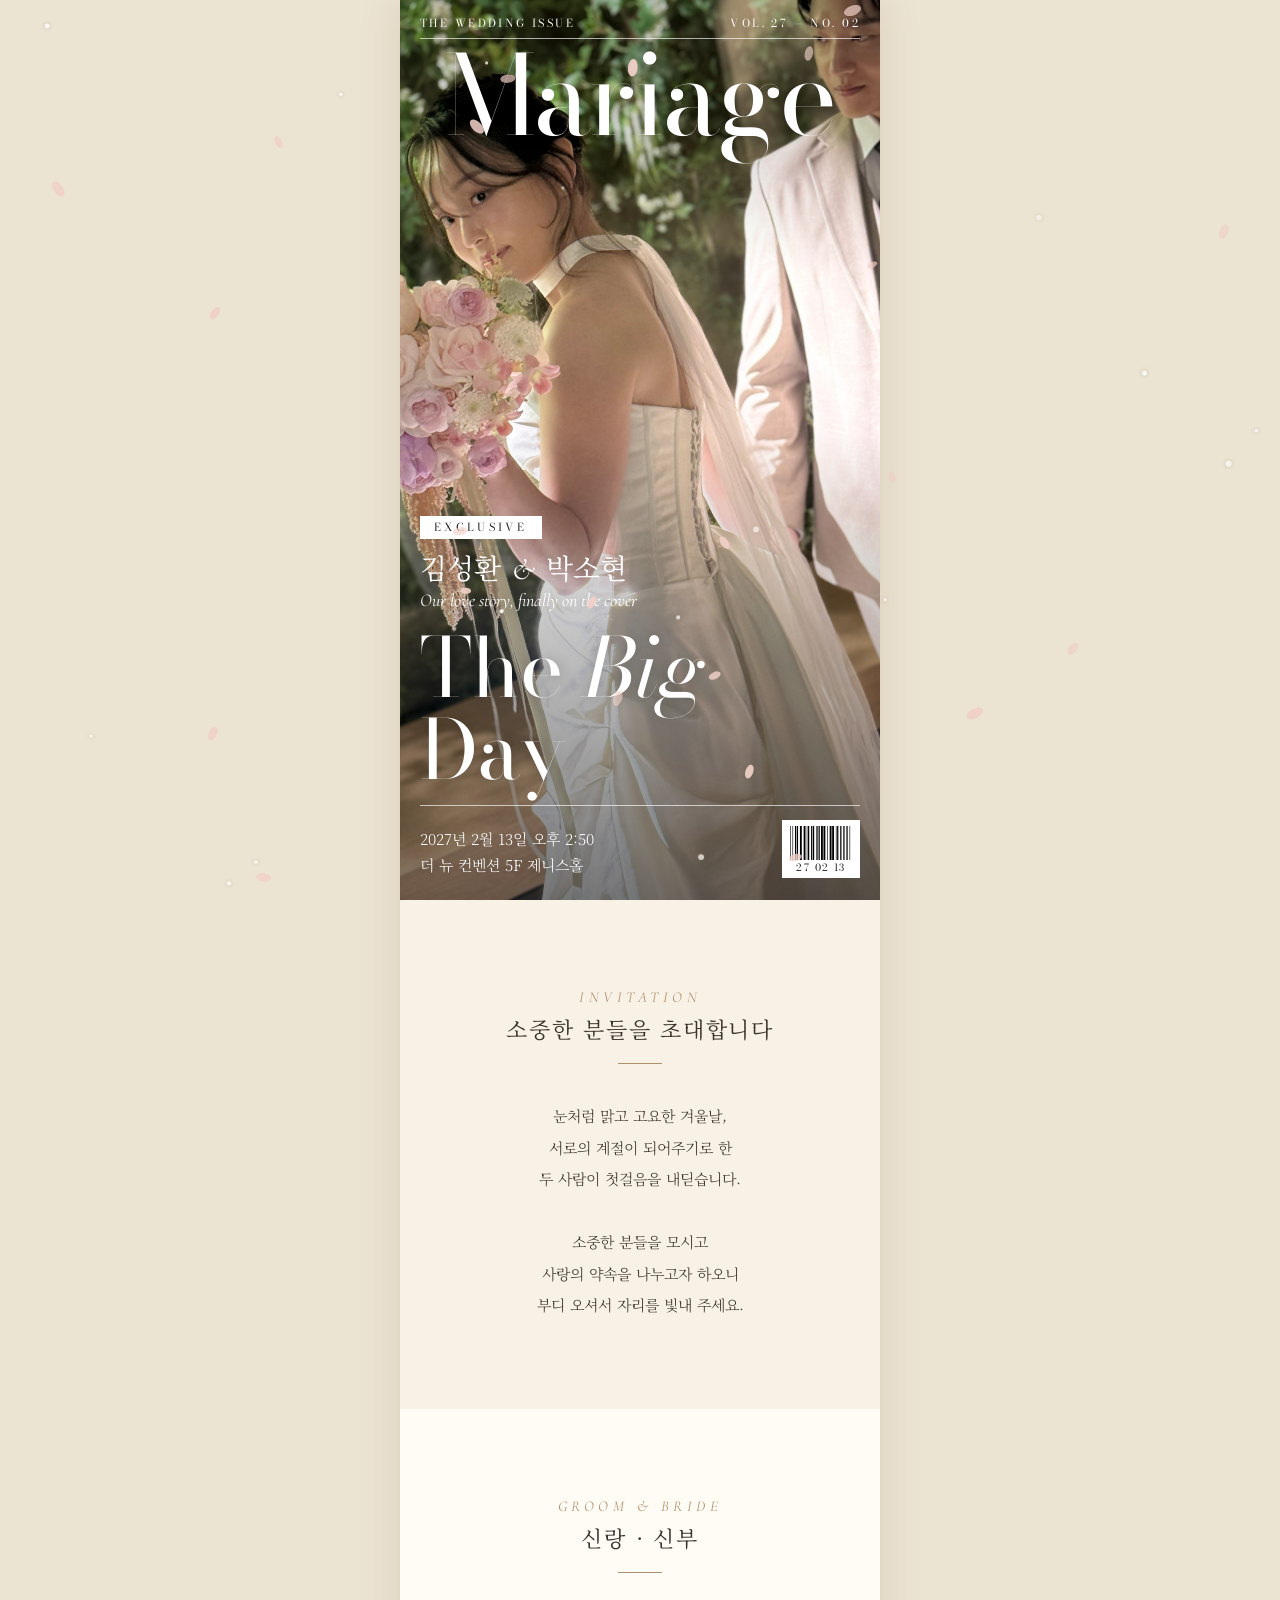
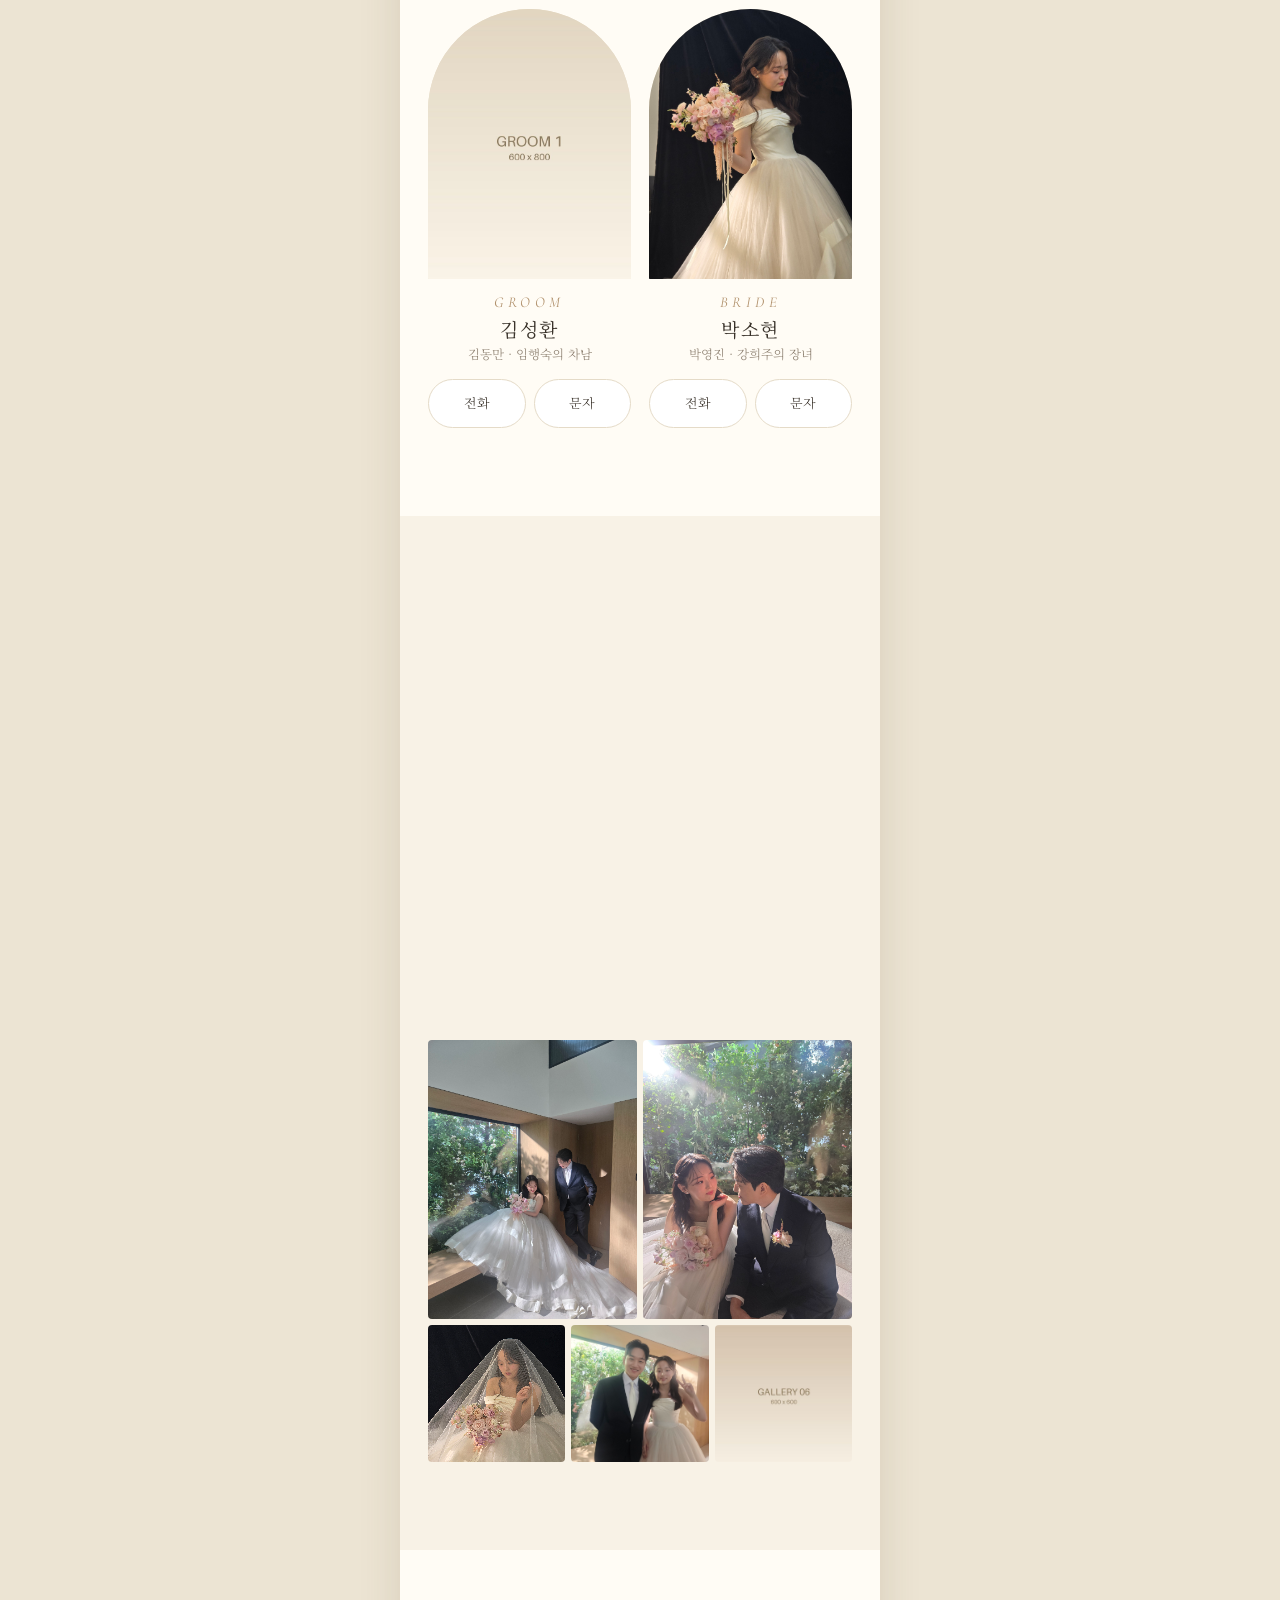
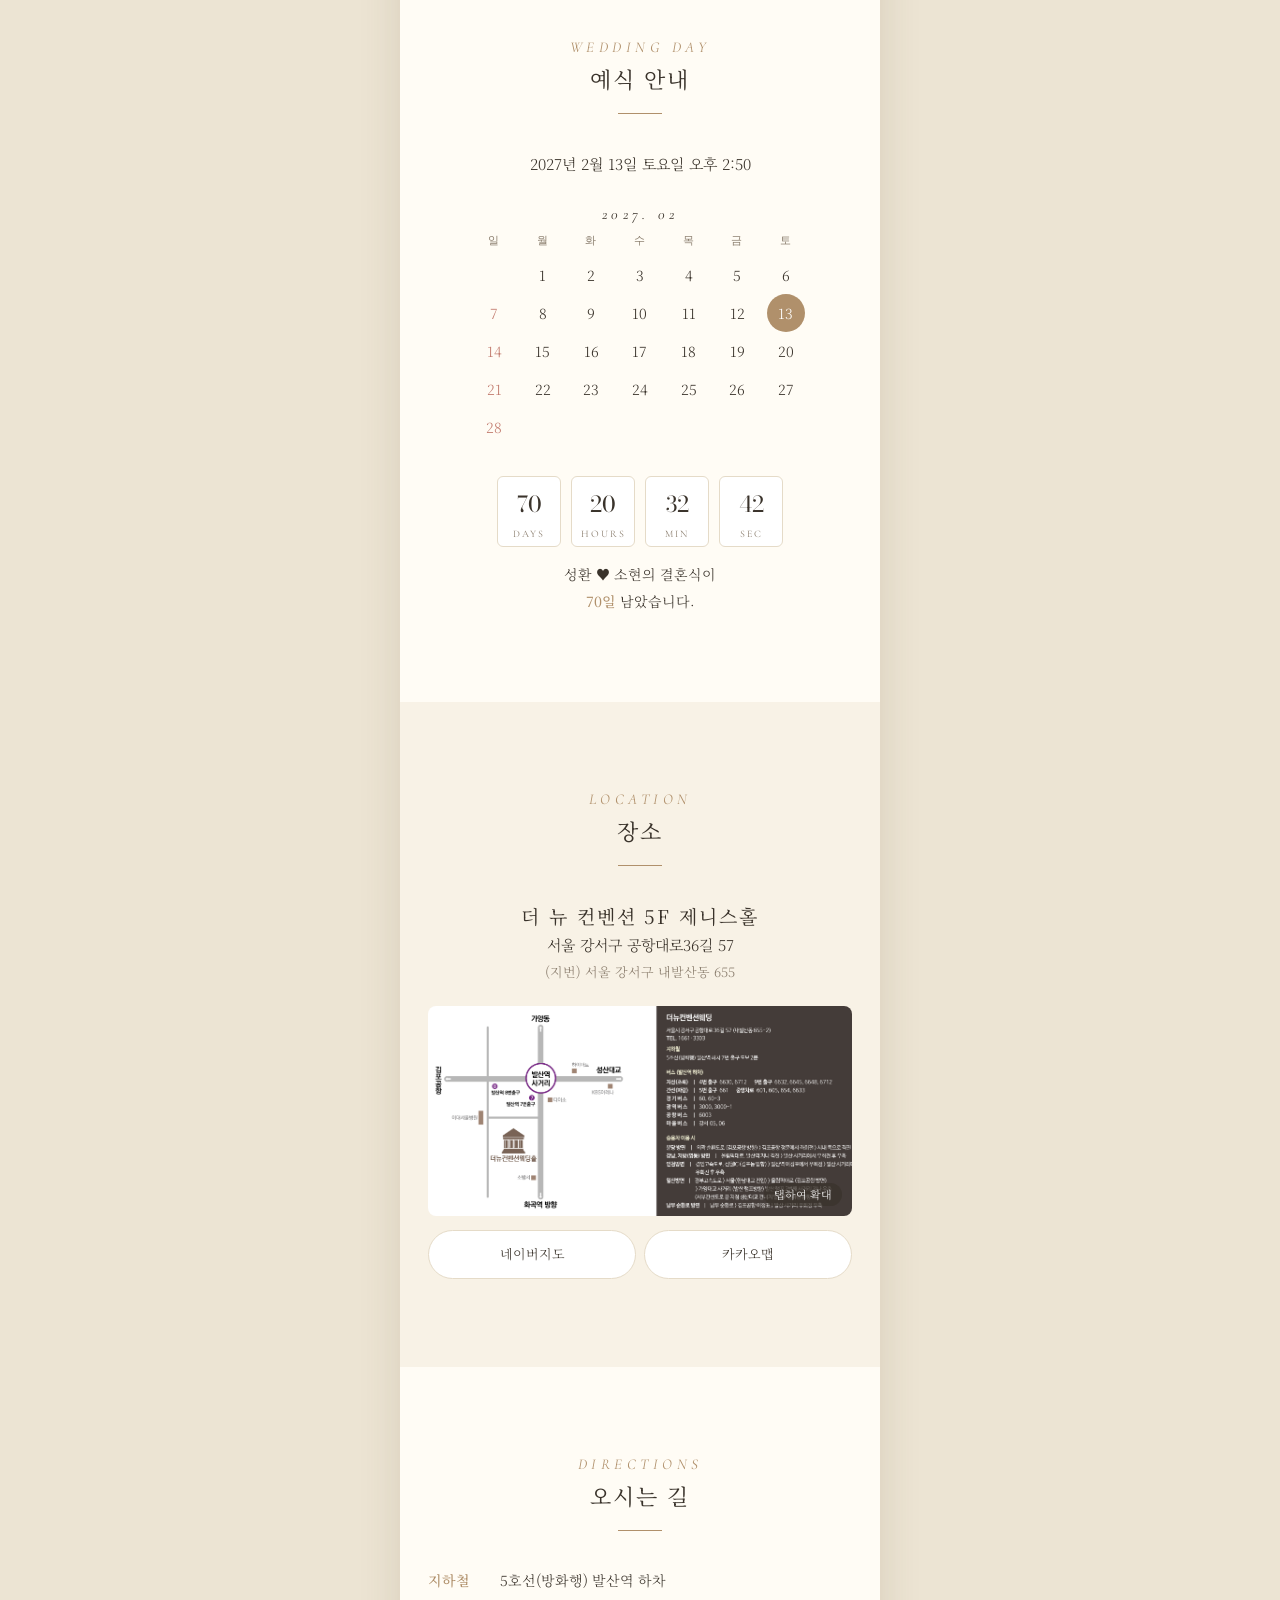
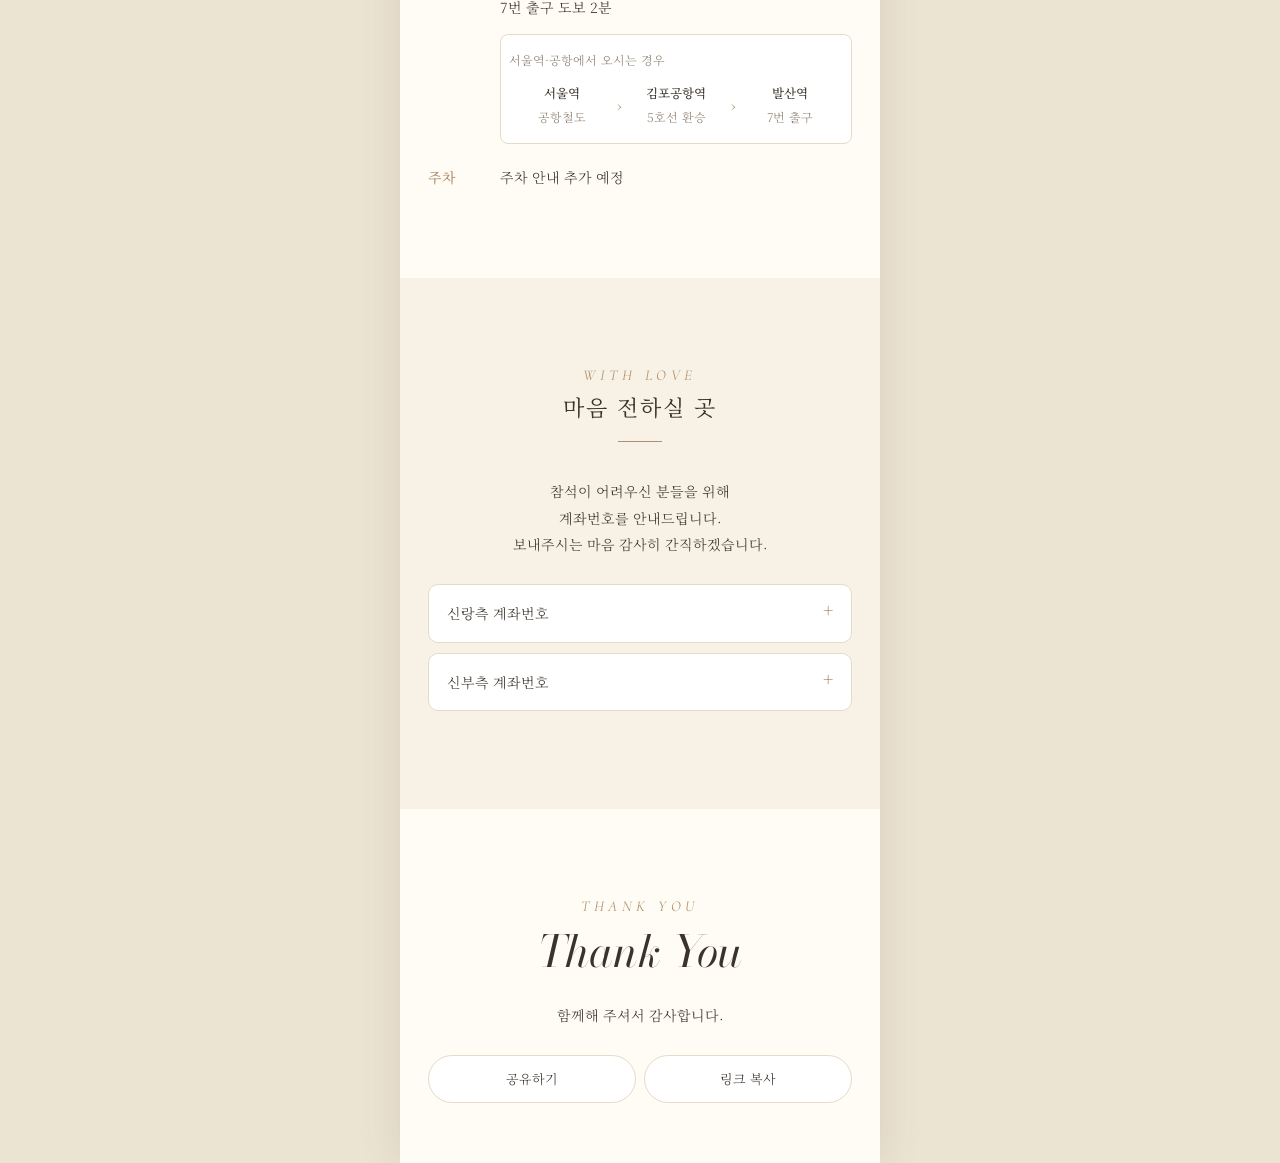
<file: index.html>
<!DOCTYPE html>
<html lang="ko">
<head>
<meta charset="utf-8">
<meta name="viewport" content="width=device-width, initial-scale=1, viewport-fit=cover">
<title>김성환 ♥ 박소현 결혼합니다</title>
<!-- 메신저 공유 썸네일: USERNAME / REPO 를 본인 GitHub Pages 주소로 교체하세요 (images/thumb.jpg, 1200x630 권장) -->
<meta property="og:type" content="website">
<meta property="og:title" content="김성환 ♥ 박소현 결혼합니다">
<meta property="og:description" content="2027년 2월 13일 토요일 오후 2:50 · 더 뉴 컨벤션 5F 제니스홀">
<meta property="og:image" content="https://USERNAME.github.io/REPO/images/thumb.jpg">
<meta property="og:url" content="https://USERNAME.github.io/REPO/">
<meta name="twitter:card" content="summary_large_image">
<link rel="icon" href="data:image/svg+xml,%3Csvg xmlns='http://www.w3.org/2000/svg' viewBox='0 0 100 100'%3E%3Ctext y='.9em' font-size='90'%3E💌%3C/text%3E%3C/svg%3E">
<link rel="preconnect" href="https://fonts.googleapis.com">
<link rel="preconnect" href="https://fonts.gstatic.com" crossorigin>
<link href="https://fonts.googleapis.com/css2?family=Bodoni+Moda:ital,opsz,wght@0,6..96,400;1,6..96,400&family=Cormorant+Garamond:ital,wght@0,400;1,400;1,500&family=Noto+Serif+KR:wght@300;400;500&display=swap" rel="stylesheet">
<link rel="stylesheet" href="css/style.css">
</head>
<body>
<div id="pb"></div><canvas id="fx"></canvas>
<main class="wrap">

<header class="hero">
  <div class="bg"></div>
  <div id="hd">
    <div class="top a" style="--i:0"><span>THE WEDDING ISSUE</span><span data-t="dt.vol"></span></div>
    <h1 class="mast a" style="--i:1">Mariage</h1>
  </div>
  <div>
    <span class="tag a" style="--i:3">EXCLUSIVE</span>
    <div class="names a" style="--i:4"><span data-t="groom.name"></span> <i>&amp;</i> <span data-t="bride.name"></span></div>
    <p class="sub a" style="--i:5">Our love story, finally on the cover</p>
    <div class="big a" style="--i:6">The <i>Big</i> Day</div>
    <div class="foot a" style="--i:7">
      <div><div data-t="dt.short"></div><div data-t="venue.name"></div></div>
      <div class="bar"><svg id="bc" viewBox="0 0 100 40" preserveAspectRatio="none"></svg><span data-t="dt.code"></span></div>
    </div>
  </div>
</header>

<section class="sec">
  <div class="en rv">Invitation</div>
  <h2 class="rv">소중한 분들을 초대합니다</h2>
  <div class="lines">
    <p>눈처럼 맑고 고요한 겨울날,</p>
    <p>서로의 계절이 되어주기로 한</p>
    <p>두 사람이 첫걸음을 내딛습니다.</p>
    <p>&nbsp;</p>
    <p>소중한 분들을 모시고</p>
    <p>사랑의 약속을 나누고자 하오니</p>
    <p>부디 오셔서 자리를 빛내 주세요.</p>
  </div>
</section>

<section class="sec alt">
  <div class="en rv">Groom &amp; Bride</div>
  <h2 class="rv">신랑 · 신부</h2>
  <div class="pair">
    <div class="rv l"><div class="pp"></div><div class="en">Groom</div><h3 data-t="groom.name"></h3><p data-t="groom.fam"></p>
      <div class="btns"><a class="btn" data-tel="groom">전화</a><a class="btn" data-sms="groom">문자</a></div></div>
    <div class="rv r"><div class="pp"></div><div class="en">Bride</div><h3 data-t="bride.name"></h3><p data-t="bride.fam"></p>
      <div class="btns"><a class="btn" data-tel="bride">전화</a><a class="btn" data-sms="bride">문자</a></div></div>
  </div>
</section>

<section class="sec">
  <div class="en rv">Gallery</div>
  <h2 class="rv">우리의 순간들</h2>
  <div class="gal"></div>
</section>

<section class="sec alt">
  <div class="en rv">Wedding Day</div>
  <h2 class="rv">예식 안내</h2>
  <p class="rv" data-t="dt.long" style="margin-bottom:26px"></p>
  <div class="en rv" data-t="dt.ym" style="margin-bottom:10px;color:var(--ink)"></div>
  <div class="cal rv"></div>
  <div class="cd rv"><div><b>00</b><small>DAYS</small></div><div><b>00</b><small>HOURS</small></div><div><b>00</b><small>MIN</small></div><div><b>00</b><small>SEC</small></div></div>
  <p class="rv" id="dn" style="font-size:14px"></p>
</section>

<section class="sec">
  <div class="en rv">Location</div>
  <h2 class="rv">장소</h2>
  <div class="rv"><h3 data-t="venue.name"></h3><p data-t="venue.addr"></p><p data-t="venue.addr2" style="font-size:13px;color:var(--sub)"></p></div>
  <div class="map rv z"><div><b>📍</b>지도 이미지 추가 예정</div></div>
  <div class="btns rv"><a class="btn" id="nv" target="_blank" rel="noopener">네이버지도</a><a class="btn" id="kk" target="_blank" rel="noopener">카카오맵</a></div>
</section>

<section class="sec alt">
  <div class="en rv">Directions</div>
  <h2 class="rv">오시는 길</h2>
  <dl class="way">
    <dt class="rv">지하철</dt><dd class="rv" style="--d:.1s">5호선(방화행) 발산역 하차<br>7번 출구 도보 2분
      <div class="rt"><small>서울역·공항에서 오시는 경우</small><div class="st"><div><b>서울역</b><em>공항철도</em></div><i>›</i><div><b>김포공항역</b><em>5호선 환승</em></div><i>›</i><div><b>발산역</b><em>7번 출구</em></div></div></div></dd>
    <dt class="rv">주차</dt><dd class="rv" style="--d:.2s">주차 안내 추가 예정</dd>
  </dl>
</section>

<section class="sec">
  <div class="en rv">With Love</div>
  <h2 class="rv">마음 전하실 곳</h2>
  <p class="rv" style="margin-bottom:26px;font-size:14px">참석이 어려우신 분들을 위해<br>계좌번호를 안내드립니다.<br>보내주시는 마음 감사히 간직하겠습니다.</p>
  <details class="rv"><summary>신랑측 계좌번호</summary><div id="acc-groom"></div></details>
  <details class="rv" style="--d:.1s"><summary>신부측 계좌번호</summary><div id="acc-bride"></div></details>
</section>

<footer class="sec end">
  <div class="en rv">Thank you</div>
  <div class="th rv">Thank You</div>
  <p class="rv" style="font-size:14px;margin-bottom:26px">함께해 주셔서 감사합니다.</p>
  <div class="btns rv"><button class="btn" id="sh">공유하기</button><button class="btn" id="cp">링크 복사</button></div>
</footer>

</main>
<div id="lb"><div></div><small>좌우를 탭해 넘기고, 가운데를 탭하면 닫혀요</small></div>
<div id="zm"><button aria-label="닫기">×</button><img alt="지도"></div>
<div id="toast"></div>

<script src="js/config.js"></script>
<script src="js/main.js"></script>
</body>
</html>
</file>
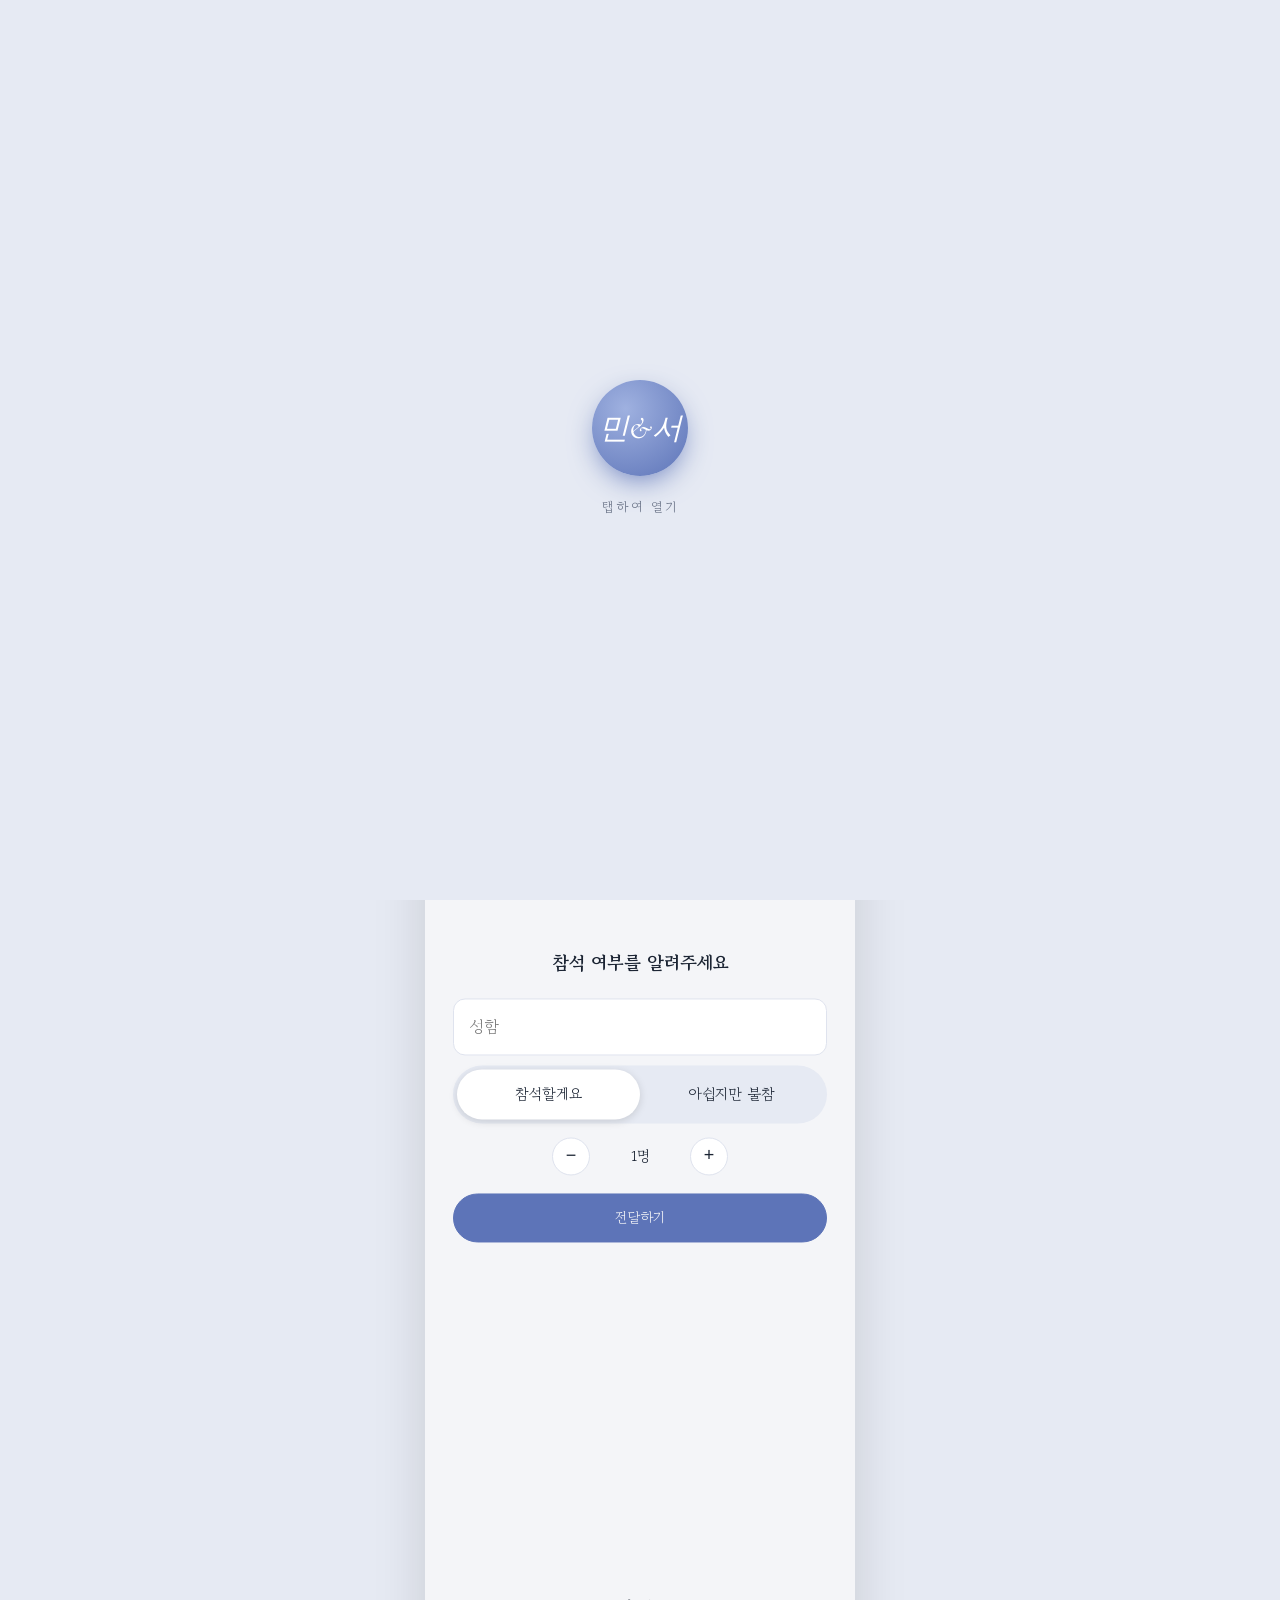
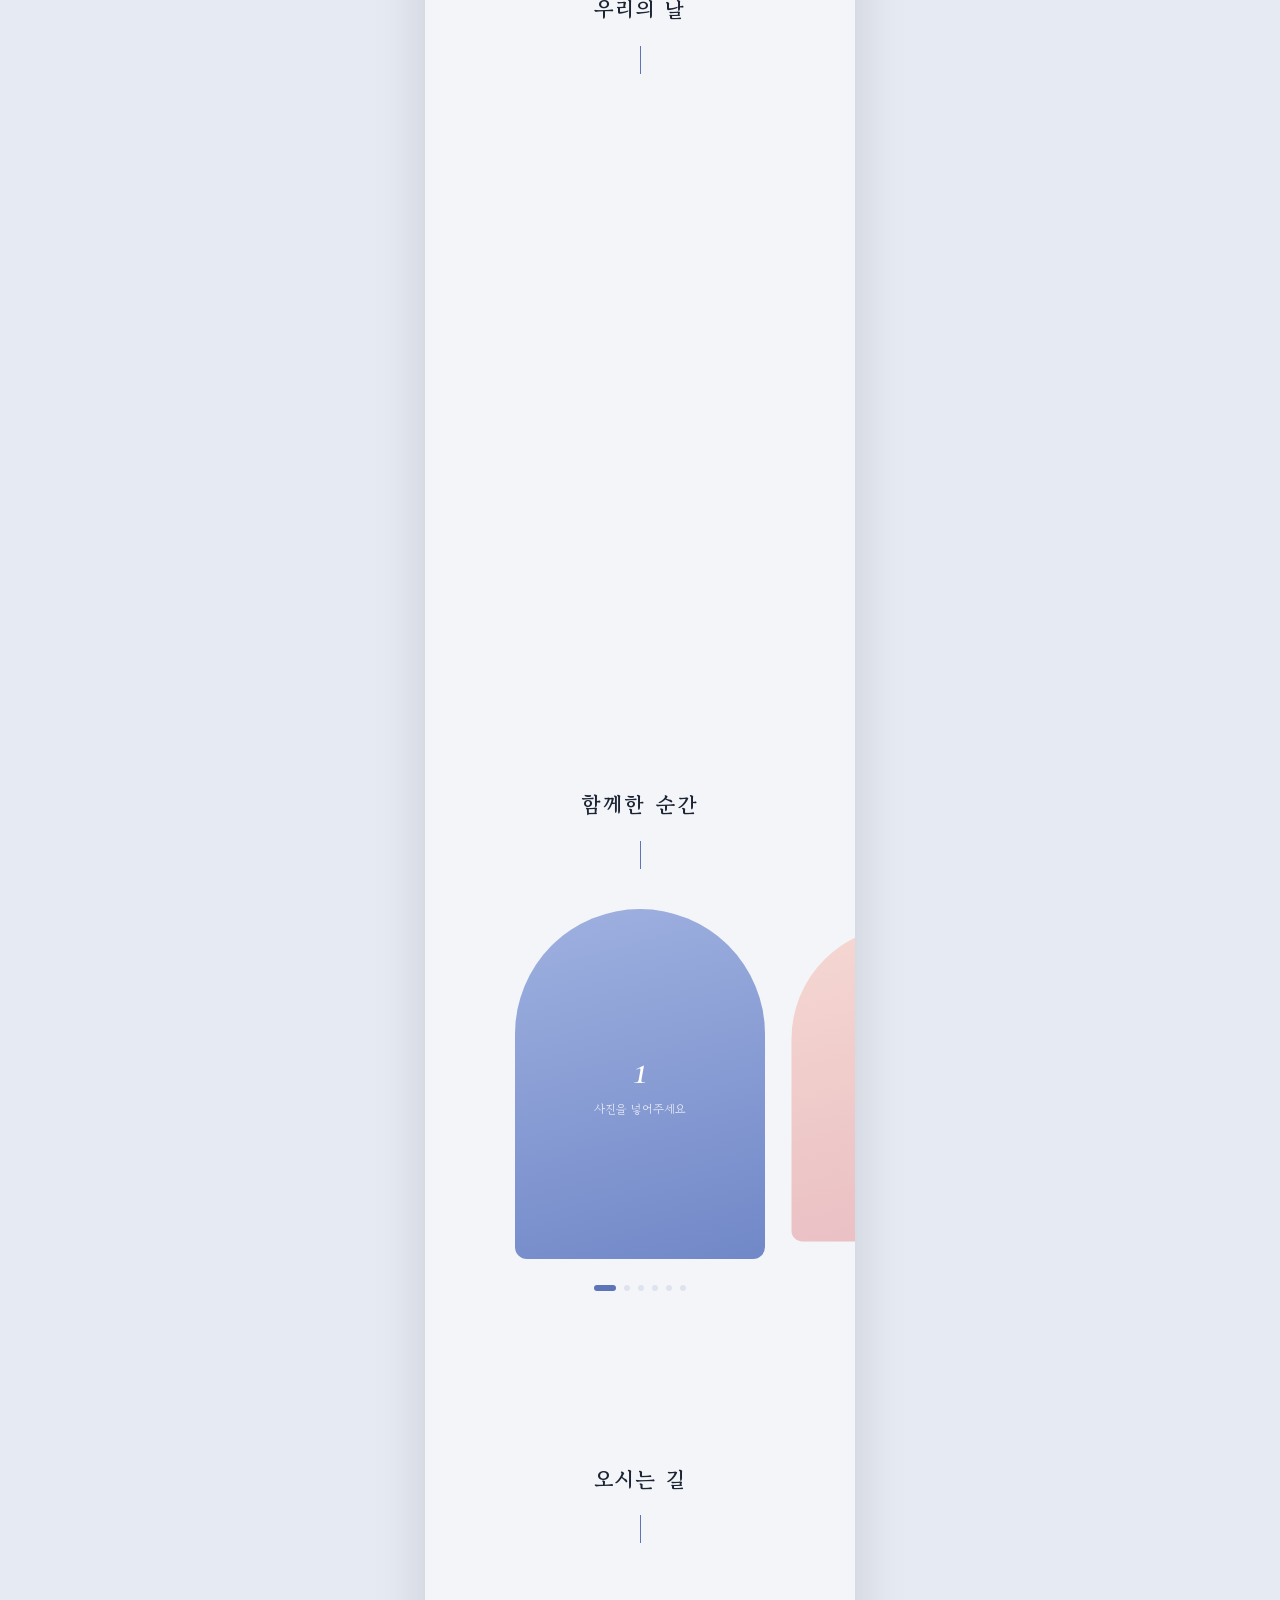
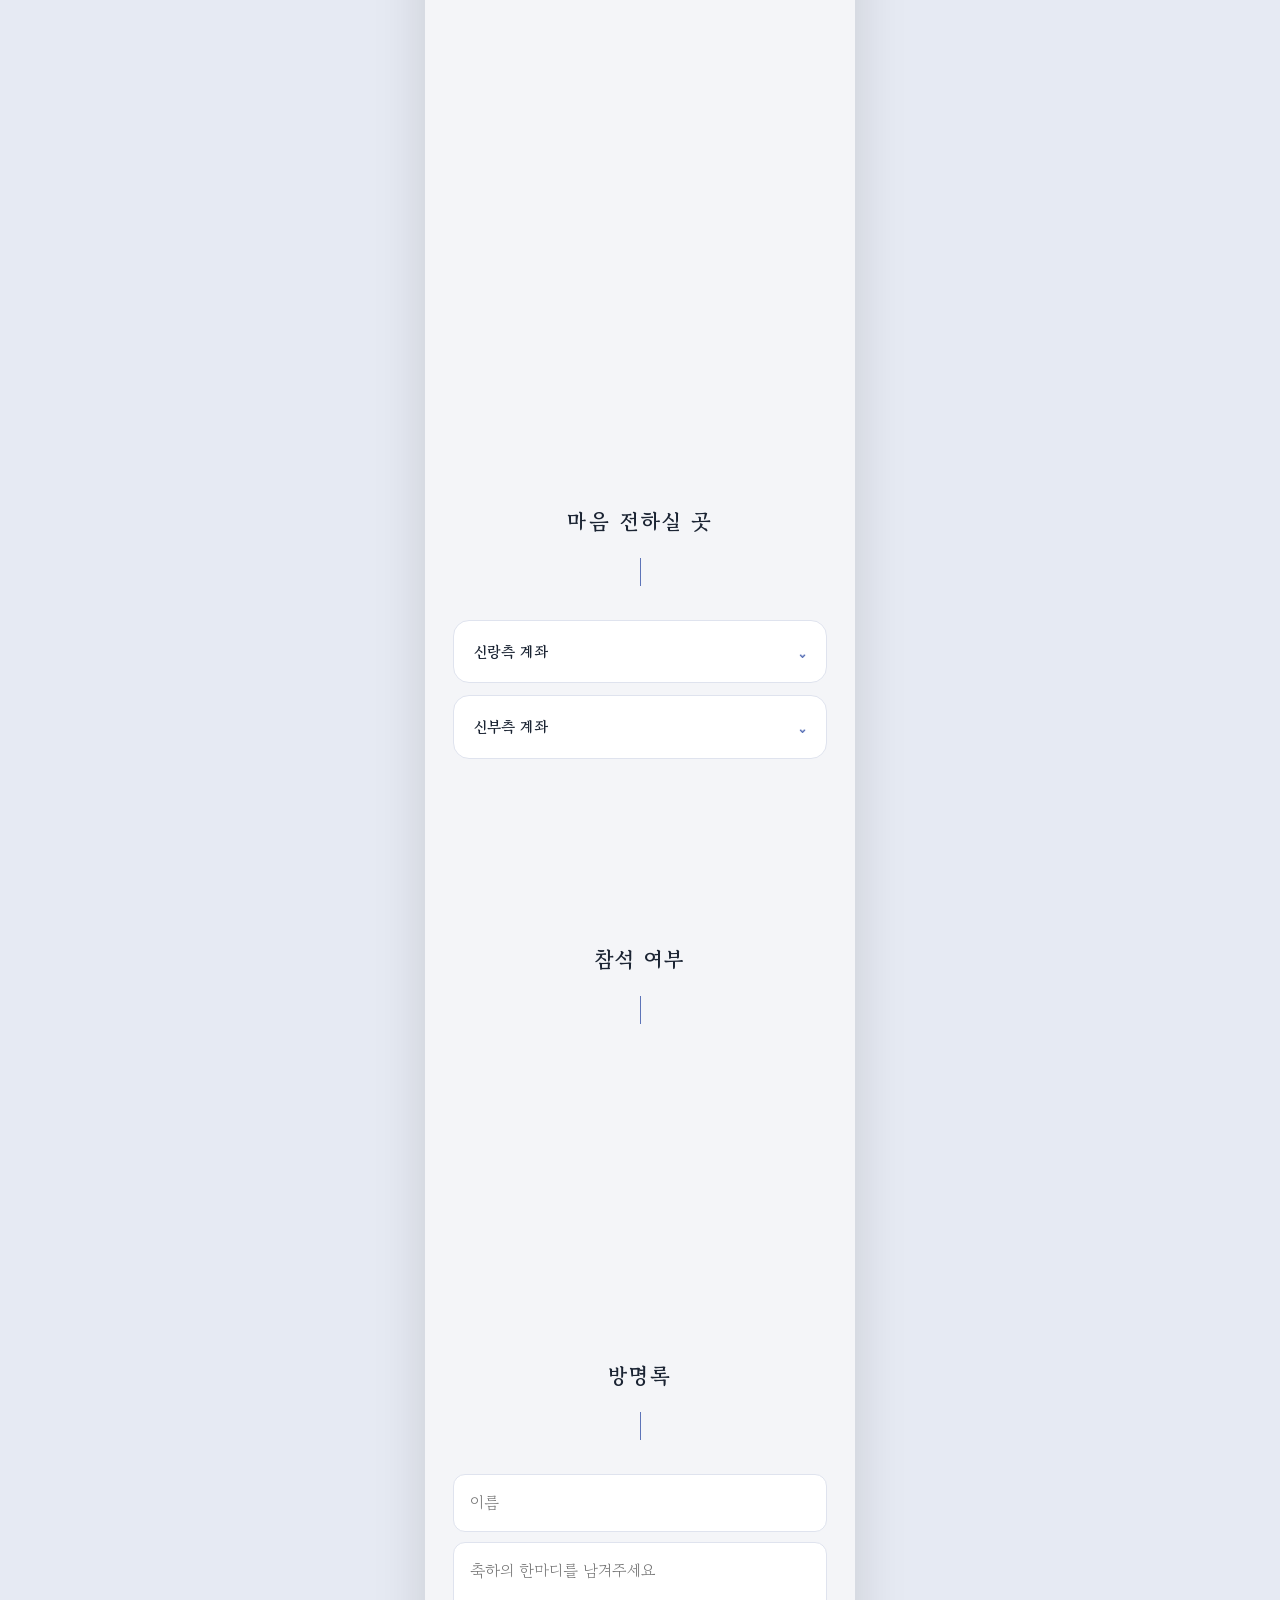
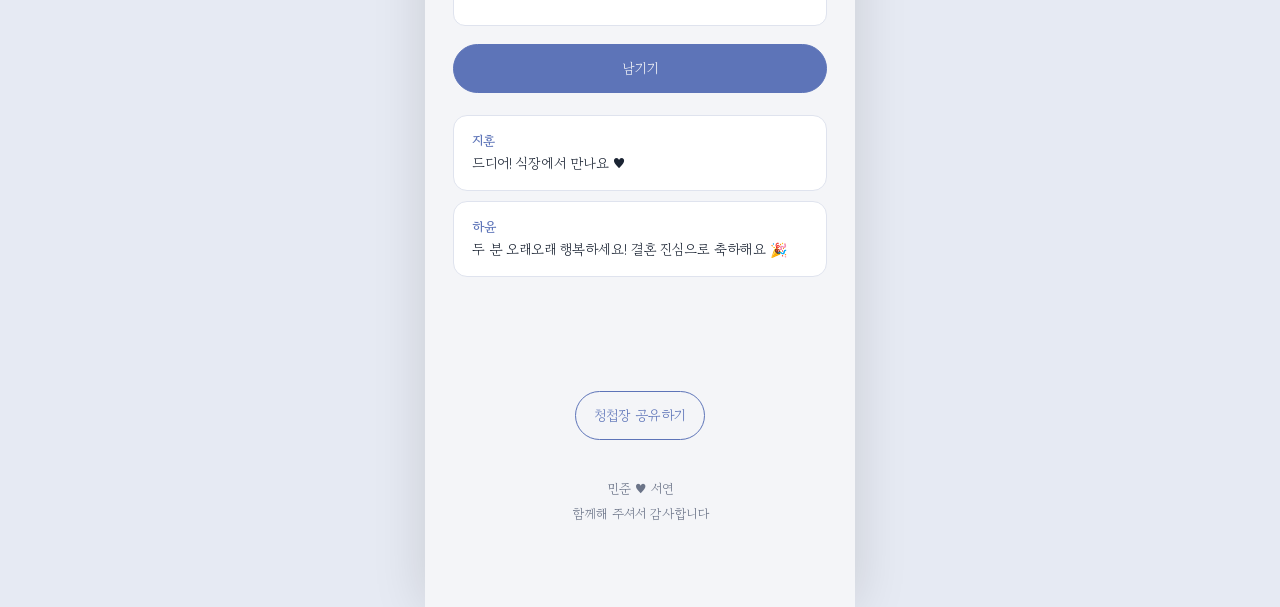
<file: root/index.html>
<!DOCTYPE html>
<html lang="ko">
<head>
<meta charset="utf-8">
<meta name="viewport" content="width=device-width, initial-scale=1, viewport-fit=cover">
<title>민준 ♥ 서연, 결혼합니다</title>
<link href="https://fonts.googleapis.com/css2?family=Cormorant+Garamond:ital,wght@0,500;1,400&family=Gowun+Batang:wght@400;700&display=swap" rel="stylesheet">
<style>
:root{--bg:#f4f5f8;--card:#fff;--ink:#1b2433;--mute:#6b7488;--acc:#5d74b8;--soft:#e6eaf3;--line:#dfe3ee;--blush:#f2c4bd;color-scheme:light;box-sizing:border-box;padding-top:env(safe-area-inset-top,0px);padding-bottom:env(safe-area-inset-bottom,0px)}
@media(prefers-color-scheme:dark){:root:not([data-theme="light"]){--bg:#0e1320;--card:#171d2e;--ink:#eceff7;--mute:#97a0b8;--acc:#9db0ee;--soft:#1a2135;--line:#272f47;color-scheme:dark}}
:root[data-theme="dark"]{--bg:#0e1320;--card:#171d2e;--ink:#eceff7;--mute:#97a0b8;--acc:#9db0ee;--soft:#1a2135;--line:#272f47;color-scheme:dark}
*{box-sizing:border-box;-webkit-tap-highlight-color:transparent}
html{scroll-padding-top:env(safe-area-inset-top,0px)}
body{margin:0;background:var(--soft);color:var(--ink);font:400 15px/1.95 'Gowun Batang','Noto Serif KR',serif;-webkit-font-smoothing:antialiased}
.wrap{max-width:430px;margin:0 auto;background:var(--bg);overflow:hidden;box-shadow:0 0 50px #0002}
.en{font:italic 400 17px/1 'Cormorant Garamond',serif;letter-spacing:.12em;color:var(--acc);margin:0}
section{padding:84px 28px;text-align:center}
h2{font-size:21px;font-weight:700;margin:0 0 34px;letter-spacing:.1em}
h2::after{content:"";display:block;width:1px;height:28px;background:var(--acc);margin:16px auto 0}
p{margin:0}
.rv{opacity:0;transform:translateY(14px);transition:opacity 1s ease,transform 1s cubic-bezier(.2,.7,.2,1);transition-delay:var(--d,0s)}
.rv.in{opacity:1;transform:none}
/* cover */
.cover{position:fixed;inset:0;z-index:50;display:grid;place-items:center;transition:visibility 0s 1.5s}
.cv{position:absolute;top:0;bottom:0;width:50.5%;background:var(--soft);transition:transform 1.3s cubic-bezier(.77,0,.18,1)}
.cv.l{left:0;border-right:1px solid var(--line)}.cv.r{right:0}
.seal{position:relative;z-index:2;display:flex;flex-direction:column;align-items:center;gap:18px;border:0;background:none;color:var(--ink);font:inherit;cursor:pointer;transition:transform .8s,opacity .6s}
.seal span{width:96px;height:96px;border-radius:50%;display:grid;place-items:center;background:radial-gradient(circle at 35% 30%,#9fb1e0,var(--acc));color:#fff;font:italic 500 30px 'Cormorant Garamond',serif;box-shadow:0 10px 30px -8px var(--acc);animation:pu 2s infinite}
.seal small{font-size:13px;color:var(--mute);letter-spacing:.2em}
@keyframes pu{0%{box-shadow:0 0 0 0 #5d74b866}100%{box-shadow:0 0 0 30px #5d74b800}}
.cover.open .cv.l{transform:translateX(-101%)}.cover.open .cv.r{transform:translateX(101%)}
.cover.open .seal{transform:scale(2.4);opacity:0}.cover.open{visibility:hidden;pointer-events:none}
/* hero */
.hero{min-height:100svh;padding:56px 28px;display:flex;flex-direction:column;align-items:center;justify-content:center;cursor:pointer;user-select:none}
.arch{width:236px;height:310px;border-radius:118px 118px 6px 6px;overflow:hidden;margin:24px 0 30px;position:relative;box-shadow:0 24px 50px -22px var(--acc)}
.arch b{position:absolute;inset:-12% 0;background:linear-gradient(180deg,#8ea3dc 0%,#c9bfe0 52%,#f6c9bf 100%);transform:translateY(var(--py,0px))}
.arch::after{content:"";position:absolute;inset:0;background:radial-gradient(circle at 50% 115%,#fff9 0,#fff0 65%);animation:gl 4s ease-in-out infinite alternate}
@keyframes gl{to{opacity:.25}}
.arch svg{position:absolute;inset:0;width:100%;height:100%;z-index:1}
.arch circle{fill:none;stroke:#fff;stroke-width:1.3;stroke-dasharray:1;stroke-dashoffset:1;transition:stroke-dashoffset 2.4s ease .9s}
.arch.in circle{stroke-dashoffset:0}.arch circle+circle{transition-delay:1.5s}
h1{font-size:34px;font-weight:700;letter-spacing:.14em;margin:0}
h1 i{font:italic 500 30px 'Cormorant Garamond',serif;color:var(--acc);margin:0 .45em}
.hero .d{margin-top:16px;line-height:1.9;color:var(--mute)}
.sc{margin-top:34px;width:1px;height:44px;background:linear-gradient(var(--acc),transparent);animation:sc 1.8s infinite}
@keyframes sc{0%{transform:scaleY(0);transform-origin:top}50%{transform:scaleY(1);transform-origin:top}51%{transform-origin:bottom}100%{transform:scaleY(0);transform-origin:bottom}}
.gr p+p{margin-top:0}.gr .gap{height:26px}
.pr{margin-top:46px;line-height:2.2;font-size:14px}.pr b{font-weight:700;font-size:16px}
/* calendar */
.cal{display:grid;grid-template-columns:repeat(7,1fr);gap:4px 0;max-width:320px;margin:0 auto 34px;background:var(--card);padding:22px 14px;border-radius:20px;border:1px solid var(--line)}
.cal .cm{grid-column:1/-1;font-weight:700;margin-bottom:10px}
.cal span,.cal b{height:36px;display:grid;place-items:center;font-size:14px;font-weight:400;position:relative}
.cal .su{color:#d9726a}
.cal .me{color:#fff;font-weight:700}.cal .me::before{content:"♥";position:absolute;font-size:50px;line-height:1;color:var(--acc);z-index:-1;animation:hb 1.4s ease-in-out infinite}
@keyframes hb{50%{transform:scale(1.14)}}
.cd{display:flex;justify-content:center;gap:10px;margin-bottom:18px}
.cd div{width:64px;padding:12px 0 10px;background:var(--card);border:1px solid var(--line);border-radius:14px;line-height:1.3}
.cd strong{display:block;font:500 26px/1.1 'Cormorant Garamond',serif;color:var(--acc)}.cd small{font-size:11px;color:var(--mute)}
.tk{animation:tk .4s}@keyframes tk{from{transform:translateY(-8px);opacity:0}}
/* gallery */
.gal{padding-left:0;padding-right:0}
.gs{display:flex;gap:14px;overflow-x:auto;scroll-snap-type:x mandatory;padding:6px calc(50% - 125px) 26px;scrollbar-width:none}
.gs::-webkit-scrollbar{display:none}
.sl{flex:0 0 250px;height:350px;border-radius:125px 125px 12px 12px;scroll-snap-align:center;display:flex;flex-direction:column;align-items:center;justify-content:center;gap:6px;color:#fff;transition:transform .12s}
.sl em{font:italic 500 44px/1 'Cormorant Garamond',serif}.sl small{font-size:12px;opacity:.85}
.dt{display:flex;justify-content:center;gap:8px}.dt i{width:6px;height:6px;border-radius:9px;background:var(--line);transition:.35s}.dt i.on{width:22px;background:var(--acc)}
/* location */
.mp{border-radius:20px;overflow:hidden;border:1px solid var(--line);background:var(--card);margin-bottom:22px}
.mp svg{display:block;width:100%}.pin{animation:bn 1.6s ease-in-out infinite;transform-box:fill-box;transform-origin:bottom}
@keyframes bn{50%{transform:translateY(-8px)}}
.bt{font:inherit;font-size:14px;border:1px solid var(--acc);color:var(--acc);background:none;padding:10px 18px;border-radius:99px;cursor:pointer;text-decoration:none;display:inline-block;transition:transform .2s,background .2s}
.bt:active{transform:scale(.94)}.bt.f{background:var(--acc);color:var(--bg)}
.row{display:flex;gap:8px;justify-content:center;flex-wrap:wrap;margin-top:18px}
.ad{line-height:1.8}.ad b{font-size:17px}.ad span{color:var(--mute);font-size:14px}
/* account */
.ac{margin-bottom:12px;background:var(--card);border:1px solid var(--line);border-radius:16px;overflow:hidden;text-align:left}
.ac>button{width:100%;font:inherit;font-weight:700;background:none;border:0;color:var(--ink);padding:16px 20px;display:flex;justify-content:space-between;cursor:pointer}
.ac>button span{transition:transform .4s;color:var(--acc)}.ac.o>button span{transform:rotate(180deg)}
.bd{display:grid;grid-template-rows:0fr;transition:grid-template-rows .45s ease}.ac.o .bd{grid-template-rows:1fr}.bd>div{overflow:hidden}
.ro{display:flex;justify-content:space-between;align-items:center;gap:10px;padding:12px 20px;border-top:1px solid var(--line);font-size:13px;line-height:1.6}
.ro .bt{padding:5px 12px;font-size:12px}
/* guestbook */
.gb{text-align:left}.gm{background:var(--card);border:1px solid var(--line);border-radius:14px;padding:14px 18px;margin-bottom:10px;font-size:14px;line-height:1.7;animation:ni .6s}
.gm b{display:block;font-size:13px;color:var(--acc)}@keyframes ni{from{opacity:0;transform:translateY(-12px) scale(.96)}}
input,textarea{width:100%;font:inherit;font-size:16px;padding:12px 16px;border:1px solid var(--line);border-radius:12px;background:var(--card);color:var(--ink);margin-bottom:10px;outline:none;transition:border-color .2s}
input:focus,textarea:focus{border-color:var(--acc)}textarea{resize:none;height:84px}
footer{padding:20px 28px 80px;text-align:center;font-size:13px;color:var(--mute)}
/* sheet */
.ov{position:fixed;inset:0;background:#0007;opacity:0;pointer-events:none;transition:opacity .3s;z-index:60}.ov.on{opacity:1;pointer-events:auto}
.sh{position:fixed;left:50%;bottom:0;width:100%;max-width:430px;background:var(--bg);border-radius:26px 26px 0 0;padding:28px 28px calc(28px + env(safe-area-inset-bottom,0px));transform:translate(-50%,105%);transition:transform .5s cubic-bezier(.2,.8,.2,1);z-index:61;text-align:center}
.sh.on{transform:translate(-50%,0)}.sh h3{margin:0 0 18px;font-size:18px}
.sg{display:flex;position:relative;background:var(--soft);border-radius:99px;padding:4px;margin-bottom:14px}
.sg::before{content:"";position:absolute;top:4px;bottom:4px;left:4px;width:calc(50% - 4px);background:var(--card);border-radius:99px;transition:transform .4s cubic-bezier(.3,1.4,.5,1);box-shadow:0 2px 8px #0002}.sg.n::before{transform:translateX(100%)}
.sg button{flex:1;z-index:1;border:0;background:none;font:inherit;padding:10px;color:var(--ink);cursor:pointer}
.st{display:flex;align-items:center;justify-content:center;gap:20px;margin:6px 0 18px}.st button{width:38px;height:38px;border-radius:50%;border:1px solid var(--line);background:var(--card);color:var(--ink);font-size:18px;cursor:pointer}.st output{min-width:60px}
#ts{position:fixed;left:50%;bottom:calc(32px + env(safe-area-inset-bottom,0px));transform:translate(-50%,20px);background:var(--ink);color:var(--bg);padding:11px 20px;border-radius:99px;font-size:13px;opacity:0;transition:.35s;z-index:90;pointer-events:none;white-space:nowrap}#ts.on{opacity:1;transform:translate(-50%,0)}
#pt{position:fixed;inset:0;z-index:5;pointer-events:none}
.bh{position:fixed;z-index:80;pointer-events:none;color:var(--acc);font-style:normal;animation:bh 1.3s ease-out forwards}
@keyframes bh{to{transform:translate(var(--dx),var(--dy)) rotate(200deg);opacity:0}}
button:focus-visible,a:focus-visible,input:focus-visible,textarea:focus-visible{outline:2px solid var(--acc);outline-offset:2px}
@media(prefers-reduced-motion:reduce){.rv{opacity:1;transform:none;transition:none}*{animation-duration:.01s!important}}
</style>
</head>
<body>
<canvas id="pt"></canvas>
<div class="cover" id="cover">
  <div class="cv l"></div><div class="cv r"></div>
  <button class="seal" id="seal" aria-label="청첩장 열기"><span id="ini"></span><small>탭하여 열기</small></button>
</div>

<main class="wrap">
  <section class="hero" id="hero">
    <p class="en rv" style="--d:.3s">We’re getting married</p>
    <div class="arch rv" id="arch" style="--d:.5s"><b></b>
      <svg viewBox="0 0 120 160"><circle cx="46" cy="80" r="28" pathLength="1"/><circle cx="74" cy="80" r="28" pathLength="1"/></svg>
    </div>
    <h1 class="rv" style="--d:.8s"><span id="n1"></span><i>&amp;</i><span id="n2"></span></h1>
    <p class="d rv" id="hd" style="--d:1s"></p>
    <div class="sc"></div>
  </section>

  <section class="gr">
    <h2>초대합니다</h2>
    <div id="msg"></div>
    <div class="pr rv" id="pr"></div>
  </section>

  <section>
    <h2>우리의 날</h2>
    <div class="cal rv" id="cal"></div>
    <div class="cd rv" id="cd"></div>
    <p class="rv" id="dd"></p>
  </section>

  <section class="gal">
    <h2>함께한 순간</h2>
    <div class="gs" id="gs"></div>
    <div class="dt" id="dt"></div>
  </section>

  <section>
    <h2>오시는 길</h2>
    <div class="mp rv">
      <svg viewBox="0 0 360 200" aria-hidden="true">
        <rect width="360" height="200" fill="var(--soft)"/>
        <g stroke="var(--card)" stroke-width="14" fill="none" stroke-linecap="round"><path d="M-10 150 L370 110"/><path d="M120 -10 L160 210"/><path d="M250 -10 L230 210"/></g>
        <g stroke="var(--line)" stroke-width="4" fill="none"><path d="M-10 60 L370 40"/><path d="M60 -10 L40 210"/></g>
        <rect x="262" y="128" width="46" height="32" rx="6" fill="var(--line)"/><rect x="40" y="90" width="50" height="30" rx="6" fill="var(--line)"/>
        <circle cx="185" cy="103" r="10" fill="var(--acc)" opacity=".25"><animate attributeName="r" values="8;30" dur="2s" repeatCount="indefinite"/><animate attributeName="opacity" values=".4;0" dur="2s" repeatCount="indefinite"/></circle>
        <g class="pin"><path d="M185 104 c-12-14-14-22-14-27 a14 14 0 0 1 28 0 c0 5-2 13-14 27z" fill="var(--acc)"/><circle cx="185" cy="77" r="5" fill="#fff"/></g>
      </svg>
    </div>
    <div class="ad rv"><b id="vn"></b><br><span id="va"></span></div>
    <div class="row rv"><button class="bt" id="cpa">주소 복사</button><a class="bt" id="nv" target="_blank" rel="noopener">네이버지도</a><a class="bt" id="kk" target="_blank" rel="noopener">카카오맵</a></div>
  </section>

  <section>
    <h2>마음 전하실 곳</h2>
    <div id="acc"></div>
  </section>

  <section>
    <h2>참석 여부</h2>
    <p class="rv" style="margin-bottom:22px">귀한 걸음 해주시는 분들을<br>더 정성껏 맞이할 수 있도록 알려주세요.</p>
    <button class="bt f rv" id="rs">참석 의사 전달하기</button>
  </section>

  <section class="gb">
    <h2 style="text-align:center">방명록</h2>
    <input id="gn" placeholder="이름" maxlength="12" autocomplete="off">
    <textarea id="gt" placeholder="축하의 한마디를 남겨주세요" maxlength="120"></textarea>
    <button class="bt f" id="gs2" style="width:100%;margin-bottom:22px">남기기</button>
    <div id="gl"></div>
  </section>

  <footer>
    <div class="row" style="margin:0 0 36px"><button class="bt" id="sh">청첩장 공유하기</button></div>
    <p id="ft"></p>
  </footer>
</main>

<div class="ov" id="ov"></div>
<div class="sh" id="sheet" role="dialog" aria-label="참석 여부">
  <h3>참석 여부를 알려주세요</h3>
  <input id="rn" placeholder="성함" maxlength="12" autocomplete="off">
  <div class="sg" id="sg"><button data-v="y">참석할게요</button><button data-v="n">아쉽지만 불참</button></div>
  <div class="st"><button id="mi" aria-label="인원 줄이기">−</button><output id="ct">1명</output><button id="pl" aria-label="인원 늘리기">+</button></div>
  <button class="bt f" id="rsend" style="width:100%">전달하기</button>
</div>
<div id="ts" role="status"></div>

<script>
/* ===== 여기만 수정하세요 ===== */
const C={
  gi:'민준',bi:'서연',
  date:new Date(2027,3,24,14,0),
  venue:'더 그랜드 가든홀 3층 그랜드볼룸',addr:'서울특별시 강남구 테헤란로 123',
  msg:['나란히 걸어온 시간 위에','오늘, 한 걸음 더 가까이','서로의 이름을 부르며 살아가려 합니다.','','저희의 첫 약속을 맺는 자리에','귀한 걸음으로 함께해 주시면','더없는 기쁨으로 간직하겠습니다.'],
  pr:[['김철수 · 박영희','의 장남','민준'],['이정호 · 최미경','의 차녀','서연']],
  acc:{'신랑측 계좌':[['신랑 김민준','국민 123456-78-901234'],['아버지 김철수','신한 110-123-456789']],'신부측 계좌':[['신부 이서연','우리 1002-123-456789'],['어머니 최미경','하나 123-456789-01234']]},
  pal:[['#9fb1e0','#7188c8'],['#f6c9bf','#e3a2a8'],['#c9bfe0','#9d92c9'],['#b8d4d0','#7fb0ab'],['#f0dcc2','#d9b98a'],['#c7d0e8','#8e9fcf']]
};
/* ============================ */
const $=s=>document.querySelector(s),$$=s=>[...document.querySelectorAll(s)],D=C.date,p2=n=>String(n).padStart(2,'0');
const WK=['일','월','화','수','목','금','토'];
$('#ini').textContent=C.gi[0]+'&'+C.bi[0];$('#n1').textContent=C.gi;$('#n2').textContent=C.bi;
const hh=D.getHours(),tm=(hh<12?'오전 ':'오후 ')+(hh%12||12)+'시'+(D.getMinutes()?' '+D.getMinutes()+'분':'');
$('#hd').innerHTML=`${D.getFullYear()}. ${p2(D.getMonth()+1)}. ${p2(D.getDate())}<br>${WK[D.getDay()]}요일 ${tm}<br>${C.venue.split(' ')[0]} ${C.venue.split(' ').slice(1,2)}`;
$('#msg').innerHTML=C.msg.map((t,i)=>t?`<p class="rv" style="--d:${(i%4)*.12}s">${t}</p>`:'<div class="gap"></div>').join('');
$('#pr').innerHTML=C.pr.map(([a,b,c])=>`<p>${a} ${b} <b>${c}</b></p>`).join('');
$('#vn').textContent=C.venue;$('#va').textContent=C.addr;
$('#nv').href='https://map.naver.com/p/search/'+encodeURIComponent(C.addr);$('#kk').href='https://map.kakao.com/?q='+encodeURIComponent(C.addr);
$('#ft').innerHTML=`${C.gi} ♥ ${C.bi}<br>함께해 주셔서 감사합니다`;
/* calendar */
{const y=D.getFullYear(),m=D.getMonth(),f=new Date(y,m,1).getDay(),n=new Date(y,m+1,0).getDate();
let h=`<div class="cm">${y}년 ${m+1}월</div>`+WK.map((d,i)=>`<b class="${i?'':'su'}">${d}</b>`).join('')+'<span></span>'.repeat(f);
for(let i=1;i<=n;i++)h+=`<span class="${i==D.getDate()?'me':(f+i-1)%7?'':'su'}">${i}</span>`;$('#cal').innerHTML=h}
/* countdown */
$('#cd').innerHTML=['일','시간','분','초'].map(u=>`<div><strong>0</strong><small>${u}</small></div>`).join('');
let ps=-1;function cd(){let d=D-Date.now();const past=d<0;d=Math.abs(d);const v=[d/864e5,d/36e5%24,d/6e4%60,d/1e3%60].map(Math.floor);
$$('#cd strong').forEach((e,i)=>{const t=i==3?p2(v[i]):String(v[i]);if(e.textContent!==t){e.textContent=t;e.classList.remove('tk');void e.offsetWidth;e.classList.add('tk')}});
$('#dd').innerHTML=past?`${C.gi} ♥ ${C.bi}, 이제 부부로 살아갑니다`:`${C.gi} ♥ ${C.bi}의 결혼식이<br><b>${v[0]+1}일</b> 남았습니다`}
cd();setInterval(cd,1000);
/* gallery */
$('#gs').innerHTML=C.pal.map(([a,b],i)=>`<div class="sl" style="background:linear-gradient(165deg,${a},${b})"><em>${i+1}</em><small>사진을 넣어주세요</small></div>`).join('');
$('#dt').innerHTML=C.pal.map(()=>'<i></i>').join('');
const gs=$('#gs');function gp(){const r=gs.getBoundingClientRect(),c=r.left+r.width/2;let bi=0,bd=1e9;$$('.sl').forEach((s,i)=>{const b=s.getBoundingClientRect(),d=Math.abs(b.left+b.width/2-c);s.style.transform=`scale(${1-Math.min(d/r.width,.5)*.2})`;s.style.opacity=1-Math.min(d/r.width,.6)*.55;if(d<bd){bd=d;bi=i}});$$('#dt i').forEach((e,i)=>e.classList.toggle('on',i==bi))}
gs.addEventListener('scroll',gp,{passive:true});gp();
/* accounts */
$('#acc').innerHTML=Object.entries(C.acc).map(([k,v])=>`<div class="ac"><button>${k}<span>⌄</span></button><div class="bd"><div>${v.map(([n,a])=>`<div class="ro"><div>${n}<br>${a}</div><button class="bt" data-c="${a}">복사</button></div>`).join('')}</div></div></div>`).join('');
$$('.ac>button').forEach(b=>b.onclick=()=>b.parentNode.classList.toggle('o'));
/* helpers */
let tt;function toast(s){const e=$('#ts');e.textContent=s;e.classList.add('on');clearTimeout(tt);tt=setTimeout(()=>e.classList.remove('on'),1900)}
async function cp(t,m){try{await navigator.clipboard.writeText(t)}catch(e){const a=document.createElement('textarea');a.value=t;document.body.appendChild(a);a.select();try{document.execCommand('copy')}catch(_){}a.remove()}toast(m||'복사되었어요')}
$$('[data-c]').forEach(b=>b.onclick=()=>cp(b.dataset.c,'계좌번호가 복사되었어요'));
$('#cpa').onclick=()=>cp(C.addr,'주소가 복사되었어요');
$('#sh').onclick=async()=>{const u={title:document.title,url:location.href};try{if(navigator.share){await navigator.share(u);return}}catch(e){return}cp(location.href,'링크가 복사되었어요')};
function burst(px,py,n=18){if(matchMedia('(prefers-reduced-motion:reduce)').matches)return;for(let i=0;i<n;i++){const e=document.createElement('i');e.className='bh';e.textContent=['♥','✦','❀'][i%3];const a=Math.random()*6.28,d=60+Math.random()*110;e.style.cssText=`left:${px}px;top:${py}px;--dx:${Math.cos(a)*d}px;--dy:${Math.sin(a)*d-60}px;font-size:${12+Math.random()*14}px`;document.body.appendChild(e);setTimeout(()=>e.remove(),1400)}}
$('#hero').addEventListener('click',e=>burst(e.clientX,e.clientY,10));
/* petals */
const cv=$('#pt'),x=cv.getContext('2d');let W,H;const rs=()=>{W=cv.width=innerWidth;H=cv.height=innerHeight};addEventListener('resize',rs);rs();
const mk=f=>({x:Math.random()*W,y:f?Math.random()*H:-20,s:4+Math.random()*5,v:.35+Math.random()*.8,w:Math.random()*6,r:Math.random()*6,a:.35+Math.random()*.4});
const P=Array.from({length:22},()=>mk(1));
if(!matchMedia('(prefers-reduced-motion:reduce)').matches)(function t(){x.clearRect(0,0,W,H);for(const p of P){p.y+=p.v;p.w+=.02;p.x+=Math.sin(p.w)*.7;p.r+=.025;if(p.y>H+20)Object.assign(p,mk(0));x.save();x.translate(p.x,p.y);x.rotate(p.r);x.globalAlpha=p.a;x.fillStyle='#f2a9b4';x.beginPath();x.ellipse(0,0,p.s,p.s*.55,0,0,6.3);x.fill();x.restore()}requestAnimationFrame(t)})();
/* reveal + parallax */
function io(){const o=new IntersectionObserver(es=>es.forEach(e=>{if(e.isIntersecting){e.target.classList.add('in');o.unobserve(e.target)}}),{threshold:.15});$$('.rv').forEach(e=>o.observe(e))}
let pq=0;addEventListener('scroll',()=>{if(pq)return;pq=requestAnimationFrame(()=>{pq=0;document.documentElement.style.setProperty('--py',Math.min(scrollY*.12,60)+'px')})},{passive:true});
/* cover */
$('#seal').onclick=()=>{$('#cover').classList.add('open');burst(innerWidth/2,innerHeight/2,22);setTimeout(io,500)};
/* rsvp */
let att='y',cnt=1;const sheet=$('#sheet'),ov=$('#ov'),sg=$('#sg');
const so=on=>{sheet.classList.toggle('on',on);ov.classList.toggle('on',on)};
$('#rs').onclick=()=>so(1);ov.onclick=()=>so(0);
$$('#sg button').forEach(b=>b.onclick=()=>{att=b.dataset.v;sg.classList.toggle('n',att=='n')});
const sc=()=>$('#ct').textContent=cnt+'명';
$('#mi').onclick=()=>{cnt=Math.max(1,cnt-1);sc()};$('#pl').onclick=()=>{cnt=Math.min(10,cnt+1);sc()};
$('#rsend').onclick=e=>{const n=$('#rn').value.trim();if(!n){toast('성함을 입력해 주세요');$('#rn').focus();return}so(0);
if(att=='y'){burst(innerWidth/2,innerHeight*.6,30);toast(`${n}님 외 ${cnt}명, 참석 의사가 전달되었어요 ♥`)}else toast('전달되었어요. 마음 감사히 받을게요');$('#rn').value=''};
/* guestbook */
const gl=$('#gl'),esc=s=>s.replace(/[&<>]/g,c=>({'&':'&amp;','<':'&lt;','>':'&gt;'}[c]));
const add=(n,t)=>gl.insertAdjacentHTML('afterbegin',`<div class="gm"><b>${esc(n)}</b>${esc(t)}</div>`);
add('하윤','두 분 오래오래 행복하세요! 결혼 진심으로 축하해요 🎉');add('지훈','드디어! 식장에서 만나요 ♥');
$('#gs2').onclick=()=>{const n=$('#gn').value.trim(),t=$('#gt').value.trim();if(!n||!t){toast('이름과 메시지를 모두 입력해 주세요');return}add(n,t);$('#gn').value=$('#gt').value='';toast('방명록에 남겼어요')};
</script>
</body>
</html>
</file>
<file: css/style.css>
:root{--cream:#f8f2e6;--ivory:#fffcf5;--ink:#3a332b;--sub:#8a7d6d;--gold:#b0906b;--line:#e5dbc8;--bd:'Bodoni Moda','Didot','Playfair Display',serif;--cg:'Cormorant Garamond','Georgia',serif;color-scheme:light;box-sizing:border-box}
*{box-sizing:border-box;margin:0;-webkit-tap-highlight-color:transparent}
html{scroll-padding-top:env(safe-area-inset-top,0px)}
body{background:#ece4d3;color:var(--ink);font:300 15px/1.9 'Noto Serif KR','Apple SD Gothic Neo',serif;word-break:keep-all}
.wrap{max-width:480px;margin:auto;background:var(--cream);position:relative;overflow:hidden;box-shadow:0 0 40px rgba(90,70,40,.14)}
#pb{position:fixed;top:env(safe-area-inset-top,0px);left:0;right:0;height:2px;background:var(--gold);transform:scaleX(0);transform-origin:0;z-index:45}
#fx{position:fixed;inset:0;width:100%;height:100%;pointer-events:none;z-index:40}
/* hero */
.hero{position:relative;isolation:isolate;height:100svh;min-height:620px;max-height:960px;color:#fff;overflow:hidden;display:flex;flex-direction:column;justify-content:space-between;padding:calc(env(safe-area-inset-top,0px) + 18px) 20px calc(env(safe-area-inset-bottom,0px) + 22px);text-shadow:0 1px 14px rgba(0,0,0,.25)}
.bg{position:absolute;inset:-6% 0;z-index:-1;will-change:transform;background:linear-gradient(rgba(0,0,0,.3),transparent 32%,transparent 48%,rgba(0,0,0,.6)),var(--photo,linear-gradient(170deg,#9a9690,#bdb3a4 45%,#7b746a)) center/cover}
.top{display:flex;justify-content:space-between;font:400 11px/1 var(--bd);letter-spacing:.22em;padding-bottom:9px;border-bottom:1px solid rgba(255,255,255,.65)}
.mast{font:400 min(23vw,110px)/.95 var(--bd);text-align:center;letter-spacing:-.02em;margin-top:4px}
.a{opacity:0;animation:up 1s cubic-bezier(.2,.7,.2,1) forwards;animation-delay:calc(var(--i)*.15s + .2s)}
@keyframes up{from{opacity:0;transform:translateY(18px)}to{opacity:1;transform:none}}
.tag{display:inline-block;background:#fff;color:#222;font:400 11px/1 var(--bd);letter-spacing:.3em;padding:6px 14px;text-shadow:none}
.names{font:400 28px/1.4 'Noto Serif KR',serif;margin-top:8px}
.names i{font:italic 400 30px var(--cg);margin:0 2px}
.sub{font:italic 400 18px/1.4 var(--cg);opacity:.95}
.big{font:400 min(17vw,82px)/1 var(--bd);margin:14px 0}
.big i{font-style:italic}
.foot{border-top:1px solid rgba(255,255,255,.65);padding-top:14px;display:flex;justify-content:space-between;align-items:flex-end;font-size:15px;line-height:1.75}
.bar{background:#fff;color:#222;width:78px;padding:6px 8px 3px;text-align:center;font:400 10px/1.5 var(--bd);letter-spacing:.14em;text-shadow:none}
.bar svg{display:block;width:100%;height:34px}
/* sections */
.sec{padding:88px 28px;text-align:center}
.alt{background:var(--ivory)}
.en{font:italic 400 15px var(--cg);letter-spacing:.3em;color:var(--gold);text-transform:uppercase}
h2{font:400 22px/1.5 'Noto Serif KR',serif;margin:6px 0 36px;letter-spacing:.08em}
h2::after{content:'';display:block;width:0;height:1px;background:var(--gold);margin:18px auto 0;transition:width 1.2s .3s}
h2.on::after{width:44px}
.rv{opacity:0;transform:translateY(28px);transition:opacity 1s,transform 1s cubic-bezier(.2,.7,.2,1);transition-delay:var(--d,0s)}
.rv.l{transform:translateX(-40px)}.rv.r{transform:translateX(40px)}.rv.z{transform:scale(.92)}
.rv.on{opacity:1;transform:none}
.lines p{line-height:2.1}
.pair{display:grid;grid-template-columns:1fr 1fr;gap:18px}
.pp{aspect-ratio:3/4;border-radius:999px 999px 8px 8px;background:linear-gradient(160deg,#e6d8c1,#f6efe2);margin-bottom:14px;position:relative;overflow:hidden}
h3{font:400 19px 'Noto Serif KR',serif;letter-spacing:.1em;margin:4px 0 2px}
.pair p{font-size:12.5px;color:var(--sub);line-height:1.7}
.btns{display:flex;gap:8px;margin-top:14px}
.btn{flex:1;display:block;padding:11px 0;border:1px solid var(--line);background:#fff;border-radius:999px;font:inherit;font-size:13px;color:var(--ink);text-decoration:none;text-align:center;cursor:pointer;transition:transform .15s}
.btn:active{transform:scale(.95)}
.gal{display:grid;grid-template-columns:repeat(6,1fr);gap:6px}
.gal div{position:relative;border-radius:4px;aspect-ratio:1;cursor:pointer;display:grid;place-items:center}
.gal div:nth-child(1){grid-column:span 6;aspect-ratio:4/3}
.gal div:nth-child(2),.gal div:nth-child(3){grid-column:span 3;aspect-ratio:3/4}
.gal div:nth-child(n+4){grid-column:span 2}
.gal span{font:italic 20px var(--cg);color:rgba(120,100,70,.5)}
.cal{display:grid;grid-template-columns:repeat(7,1fr);max-width:340px;margin:0 auto;font-size:14px}
.cal b{font:400 11px var(--cg);color:var(--sub);letter-spacing:.1em;padding-bottom:8px}
.cal span{position:relative;line-height:38px;z-index:0}
.su{color:#c27b6e}
.cal .w{color:#fff}
.cal .w::before{content:'';position:absolute;left:50%;top:0;width:38px;height:38px;margin-left:-19px;border-radius:50%;background:var(--gold);z-index:-1;animation:pl 2.2s infinite}
@keyframes pl{50%{box-shadow:0 0 0 8px rgba(176,144,107,.18)}}
.cd{display:flex;justify-content:center;gap:10px;margin:30px 0 14px}
.cd div{width:64px;padding:10px 0 6px;background:#fff;border:1px solid var(--line);border-radius:6px;line-height:1.3}
.cd b{display:block;font:400 22px var(--bd)}
.cd small{font:10px var(--cg);letter-spacing:.2em;color:var(--sub)}
.map{height:210px;border-radius:8px;margin-top:22px;display:grid;place-items:center;color:var(--sub);font-size:12.5px;background:linear-gradient(#0000 48%,#fff 48% 52%,#0000 52%) 0 0/70px 70px,linear-gradient(90deg,#0000 48%,#fff 48% 52%,#0000 52%) 0 0/70px 70px,#e9e1cf}
.map b{display:block;font-size:30px;font-weight:400}
.way{display:grid;grid-template-columns:62px 1fr;gap:20px 10px;text-align:left;font-size:14px}
.way dt{color:var(--gold);font-weight:500}
.way em{display:block;font-size:12px;color:var(--sub);font-style:normal}
details{background:#fff;border:1px solid var(--line);border-radius:10px;margin-bottom:10px;text-align:left}
summary{padding:15px 18px;cursor:pointer;list-style:none;display:flex;justify-content:space-between;font-size:14px}
summary::-webkit-details-marker{display:none}
summary::after{content:'+';color:var(--gold);font-size:18px;line-height:1}
details[open] summary::after{content:'–'}
.ar{display:flex;justify-content:space-between;align-items:center;gap:10px;padding:12px 18px;border-top:1px solid var(--line);font-size:13.5px;line-height:1.6}
.ar small{color:var(--sub)}
.ar .btn{flex:none;padding:7px 14px;font-size:12px}
.end{padding-bottom:calc(60px + env(safe-area-inset-bottom,0px));background:var(--ivory)}
.end .th{font:italic 400 44px/1.2 var(--bd);margin:10px 0 24px}
#lb{position:fixed;inset:0;background:rgba(30,25,20,.9);display:none;place-items:center;z-index:50;color:#fff;text-align:center}
#lb.on{display:grid}
#lb div{width:min(92vw,440px);aspect-ratio:3/4;border-radius:6px}
#lb small{position:absolute;bottom:calc(env(safe-area-inset-bottom,0px) + 24px);left:0;right:0;opacity:.6;font-size:12px}
#toast{position:fixed;left:50%;bottom:calc(env(safe-area-inset-bottom,0px) + 28px);transform:translate(-50%,20px);background:rgba(58,51,43,.92);color:#fff;padding:10px 20px;border-radius:999px;font-size:13px;opacity:0;transition:.3s;z-index:60;pointer-events:none}
#toast.on{opacity:1;transform:translate(-50%,0)}
.rp{position:fixed;width:12px;height:12px;margin:-6px;border:1.5px solid var(--gold);border-radius:50%;pointer-events:none;z-index:46;animation:rp .7s ease-out forwards}
@keyframes rp{to{transform:scale(7);opacity:0}}
@media (prefers-reduced-motion:reduce){.pp .f2{animation:none}.a,.rv{animation:none;opacity:1;transform:none;transition:none}}
/* 프로필 사진 전환: 3초 노출 + 1초 페이드 (주기 8초) → 시간을 바꾸려면 아래 8s, 37.5%, 50%, 87.5% 조정 */
.pp img{position:absolute;inset:0;width:100%;height:100%;object-fit:cover}
.pp .f2{opacity:0;animation:xf 8s infinite}
@keyframes xf{0%,37.5%{opacity:0}50%,87.5%{opacity:1}100%{opacity:0}}
.rt{margin-top:14px;padding:14px 8px;background:#fff;border:1px solid var(--line);border-radius:8px}
.rt small{display:block;color:var(--sub);font-size:12px;margin-bottom:10px}
.rt .st{display:flex;align-items:center;justify-content:space-between;gap:2px;text-align:center}
.rt .st div{flex:1}.rt b{display:block;font-weight:500;font-size:12.5px}.rt i{color:var(--gold);font-style:normal}
.map{position:relative}.map.zm{cursor:zoom-in}
.map.zm::after{content:'탭하여 확대';position:absolute;right:10px;bottom:10px;background:rgba(58,51,43,.7);color:#fff;font-size:11px;line-height:1;padding:6px 10px;border-radius:999px}
#zm{position:fixed;inset:0;background:rgba(30,25,20,.92);display:none;overflow:auto;z-index:55}
#zm.on{display:flex}
#zm img{flex:none;width:100%;margin:auto;cursor:zoom-in}
#zm.big img{width:260%;cursor:zoom-out}
#zm button{position:fixed;top:calc(env(safe-area-inset-top,0px) + 14px);right:16px;width:40px;height:40px;border:0;border-radius:50%;background:rgba(255,255,255,.9);font-size:22px;line-height:1;z-index:1}
</file>
